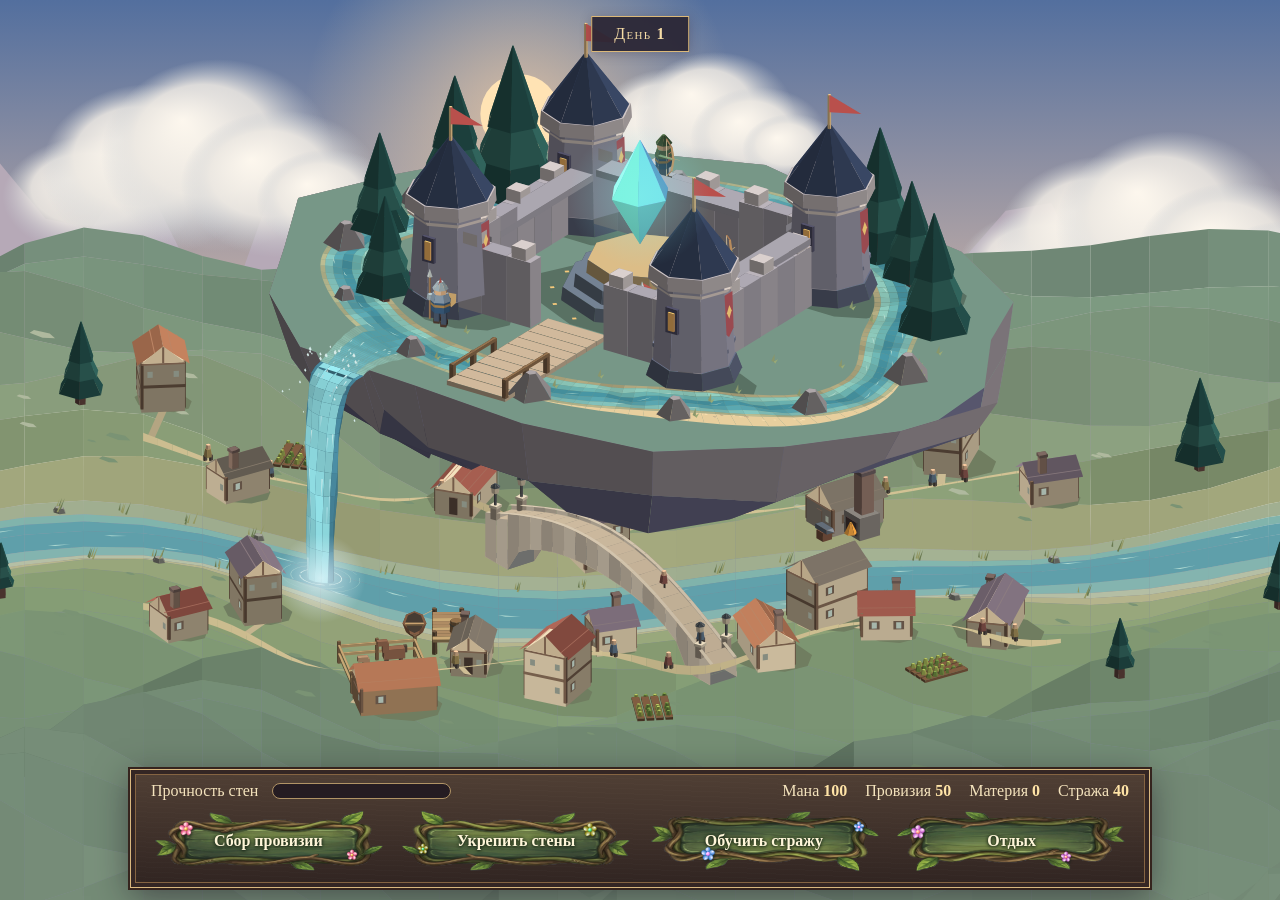
<file: index.html>
<!doctype html>
<html lang="ru">
<head>
<meta charset="utf-8">
<meta name="viewport" content="width=device-width,initial-scale=1,viewport-fit=cover">
<title>Хранитель Алтаря</title>
<style>
:root{color-scheme:dark;--gold:#dcb979;--ink:#251b19;--linen:#f4e3bd;font-family:Georgia,"Times New Roman",serif}
*{box-sizing:border-box}
body{margin:0;background:#353954;color:var(--linen)}
[hidden],#game-log,#scene>svg,#day-progress-fill,#wall-health{display:none!important}
#scene{position:fixed;inset:0;overflow:hidden;background:linear-gradient(#546e98,#e8bc9c 63%,#8b91a2)}
#fortress-view{width:100%;height:100%;display:block}
.float-fx{position:absolute;transform:translate(-50%,-50%);pointer-events:none;color:#fff4d4;text-shadow:0 2px 5px #171320;font-weight:bold;animation:float 1.5s ease-out forwards}
@keyframes float{to{transform:translate(-50%,-150%);opacity:0}}
.top{position:fixed;top:max(16px,env(safe-area-inset-top));left:50%;transform:translateX(-50%);text-align:center;pointer-events:none}
.day{white-space:nowrap;display:inline-block;background:#292534ed;color:#f5dca6;border:1px solid var(--gold);box-shadow:0 2px 12px #231c3344;padding:8px 22px;letter-spacing:.08em;font-variant:small-caps}
#notice{position:fixed;top:max(58px,calc(env(safe-area-inset-top) + 50px));left:50%;transform:translateX(-50%);width:max-content;max-width:90vw;text-align:center;margin:0;color:#fff2ce;background:#28212cec;padding:8px 16px;border-radius:3px;font:16px/1.4 Georgia;pointer-events:none}
#notice:empty{display:none}
.dock{position:fixed;bottom:max(12px,env(safe-area-inset-bottom));left:50%;transform:translateX(-50%);width:min(1020px,96vw);padding:12px 18px 15px;border:1px solid #dab87f;outline:2px solid #35241e;box-shadow:inset 0 0 0 4px #342624,inset 0 0 0 5px #856442,0 8px 32px #17101e80;background:repeating-linear-gradient(2deg,#ffffff03 0 1px,transparent 1px 5px),linear-gradient(#514035,#302421)}
.row,.stock,.wall{display:flex;align-items:center;gap:14px}.row{justify-content:space-between;flex-wrap:wrap;margin:0 2px 10px}.stock{flex-wrap:wrap;gap:6px 18px}.stock b{color:#ffe4a7;font-variant-numeric:tabular-nums}
meter{height:16px;width:clamp(80px,14vw,180px);appearance:none;background:#251c22;border:1px solid #b19466;border-radius:8px;overflow:hidden}
meter::-webkit-meter-bar{border:0;background:#251c22}meter::-webkit-meter-optimum-value{background:linear-gradient(#bee0a2,#598957)}
meter::-moz-meter-bar{background:#8ab47b}
#action-panel,#event-options{display:grid;grid-template-columns:repeat(4,1fr);gap:9px}
/* Preserve the painted silhouette and leaf tips of the supplied artwork. */
button {
    --vine-x:1; --vine-y:1; --petal-hue:0deg; --flower-a:13% 23%; --flower-b:87% 77%;
    position:relative; isolation:isolate; min-height:62px; padding:18px 17%;
    border:0; background:transparent; color:#fff6d9; cursor:pointer;
    font:600 1rem/1.15 Georgia,serif; text-shadow:0 1px 3px #152313,0 0 4px #1e281a;
}
button::before,button::after {content:""; position:absolute; inset:0; pointer-events:none}
button::before {
    z-index:-1; background:url("../assets/image.jpeg") 0 44.853% / 100% 213.333% no-repeat;
    clip-path:polygon(2.7% 48.3%,7.0% 48.3%,7.0% 49.2%,8.6% 50.0%,10.9% 55.0%,10.9% 51.7%,9.8% 49.2%,9.8% 47.5%,8.6% 44.2%,8.2% 39.2%,7.8% 39.2%,8.2% 33.3%,9.8% 30.0%,10.9% 22.5%,13.3% 17.5%,14.5% 17.5%,14.5% 16.7%,18.0% 16.7%,18.0% 17.5%,20.3% 18.3%,20.7% 20.0%,28.1% 19.2%,25.8% 12.5%,25.8% 10.0%,25.4% 10.0%,25.4% 5.0%,25.8% 4.2%,27.0% 5.0%,27.0% 5.8%,30.5% 7.5%,31.6% 10.0%,32.4% 10.0%,33.6% 12.5%,34.8% 19.2%,37.9% 19.2%,37.9% 20.0%,38.3% 19.2%,39.1% 19.2%,39.1% 20.0%,39.5% 19.2%,43.8% 19.2%,43.8% 18.3%,45.3% 18.3%,45.3% 17.5%,47.7% 16.7%,47.7% 15.8%,55.5% 15.0%,55.5% 15.8%,57.4% 15.8%,57.4% 16.7%,59.8% 17.5%,59.8% 18.3%,60.5% 18.3%,61.3% 20.0%,62.9% 20.0%,62.9% 20.8%,68.8% 20.8%,68.8% 20.0%,69.5% 20.0%,71.1% 17.5%,72.7% 17.5%,72.7% 16.7%,74.2% 16.7%,74.2% 15.8%,80.5% 18.3%,80.5% 14.2%,80.9% 14.2%,80.9% 12.5%,81.6% 11.7%,81.6% 10.0%,82.4% 8.3%,83.2% 8.3%,83.2% 7.5%,84.0% 7.5%,85.5% 5.0%,86.7% 5.0%,88.7% 1.7%,89.8% 1.7%,89.5% 13.3%,89.1% 13.3%,88.7% 16.7%,87.9% 17.5%,87.9% 19.2%,87.1% 20.0%,87.1% 21.7%,91.0% 23.3%,92.6% 25.8%,93.0% 30.0%,93.4% 30.0%,93.4% 33.3%,93.0% 33.3%,93.0% 37.5%,92.2% 39.2%,92.2% 41.7%,91.8% 41.7%,91.8% 49.2%,92.2% 49.2%,92.2% 53.3%,92.6% 53.3%,92.6% 59.2%,93.4% 60.0%,93.4% 59.2%,95.7% 58.3%,95.7% 57.5%,97.7% 57.5%,98.0% 59.2%,97.7% 59.2%,97.3% 62.5%,96.5% 63.3%,96.5% 65.0%,94.1% 70.0%,93.0% 70.8%,93.0% 75.8%,92.6% 75.8%,92.6% 79.2%,92.2% 79.2%,91.4% 84.2%,90.6% 85.8%,89.8% 85.8%,89.5% 87.5%,88.3% 87.5%,87.9% 89.2%,86.7% 89.2%,86.7% 90.0%,81.2% 90.0%,81.2% 89.2%,79.7% 89.2%,79.7% 88.3%,77.0% 87.5%,77.0% 86.7%,68.0% 86.7%,67.6% 85.8%,66.8% 87.5%,68.4% 90.0%,68.4% 91.7%,69.1% 93.3%,69.1% 95.8%,69.5% 95.8%,69.1% 97.5%,64.1% 96.7%,64.1% 95.8%,61.7% 95.0%,60.5% 92.5%,60.5% 90.8%,59.8% 90.0%,59.4% 86.7%,52.3% 87.5%,52.3% 88.3%,48.4% 89.2%,48.4% 90.0%,38.3% 90.0%,38.3% 89.2%,33.2% 87.5%,33.2% 86.7%,31.2% 86.7%,31.2% 85.8%,28.9% 85.8%,28.9% 85.0%,26.6% 85.0%,26.6% 85.8%,23.4% 86.7%,23.4% 87.5%,22.3% 87.5%,22.3% 88.3%,20.3% 88.3%,20.3% 89.2%,19.1% 89.2%,19.1% 90.0%,16.4% 90.0%,16.4% 89.2%,14.5% 88.3%,14.1% 86.7%,13.3% 86.7%,13.7% 88.3%,12.1% 88.3%,11.7% 86.7%,10.9% 86.7%,10.2% 85.0%,10.2% 83.3%,9.4% 81.7%,9.4% 76.7%,9.0% 76.7%,9.4% 75.8%,9.4% 70.8%,8.6% 70.8%,7.4% 73.3%,5.9% 73.3%,5.9% 74.2%,3.5% 74.2%,3.1% 73.3%,5.9% 58.3%,3.9% 55.0%,3.9% 53.3%,2.7% 50.8%);
    transform:scale(var(--vine-x),var(--vine-y));
}
button::after {
    background:url("blossom.svg") var(--flower-a) / 16px 16px no-repeat,
               url("blossom.svg") var(--flower-b) / 12px 12px no-repeat;
    filter:hue-rotate(var(--petal-hue)) drop-shadow(1px 2px 1px #1d211aa8);
}
button:nth-child(2) {--vine-x:-1;--petal-hue:90deg;--flower-a:83% 27%;--flower-b:9% 65%}
button:nth-child(3) {--vine-y:-1;--petal-hue:245deg;--flower-a:25% 78%;--flower-b:92% 22%}
button:nth-child(4) {--vine-x:-1;--vine-y:-1;--petal-hue:320deg;--flower-a:8% 30%;--flower-b:74% 81%}
#restart-btn {--vine-x:-1;--petal-hue:165deg;--flower-a:87% 24%;--flower-b:19% 78%;min-width:190px}
button:hover:enabled::before {filter:brightness(1.14)}
button:active:enabled {transform:translateY(1px)}
button:focus-visible {outline:3px solid #f6d590;outline-offset:2px;border-radius:12px}
button:disabled {filter:saturate(.55);opacity:.72;cursor:default}
dialog,#end-screen.visible{color:#362623;background:radial-gradient(ellipse at top,#fff1ce,#e2c598 80%);border:3px double #886338;box-shadow:0 16px 80px #120e1ea8,inset 0 0 28px #a6763933;padding:clamp(20px,4vw,38px);border-radius:6px;width:min(510px,92vw);max-height:86dvh;overflow:auto}
dialog::backdrop{background:#16152299;backdrop-filter:blur(3px)}
h2{font-weight:normal;font-size:clamp(25px,4vw,34px);margin:0 0 12px;color:#613f2d}dialog p{line-height:1.5;margin:0 0 20px}
#event-options{grid-template-columns:1fr}#event-options button{text-align:left;padding:26px 17% 23px}#event-options button:first-child{--vine-y:-1;--petal-hue:275deg;--flower-a:8% 40%;--flower-b:72% 82%}#event-options span{display:block;margin-top:4px;font:14px/1.4 system-ui}
#end-screen{display:none}#end-screen.visible{display:block;position:fixed;left:50%;top:46%;transform:translate(-50%,-50%);text-align:center}#end-stats{display:flex;gap:16px;justify-content:center;margin:18px 0}#end-stats span{display:block;font-weight:bold}
@media(max-width:640px){.dock{padding:10px 12px}.row{gap:7px}.stock{font-size:14px;gap:4px 12px}.wall{font-size:14px}#action-panel{grid-template-columns:1fr 1fr;gap:6px}button{min-height:52px;padding:15px 13%;font-size:.87rem}.top{top:10px}}
@media(max-height:520px){.dock{bottom:4px;padding:7px 12px}.row{margin-bottom:5px}.top{left:12px;transform:none;top:8px}#action-panel{grid-template-columns:repeat(4,1fr)}}
@media(prefers-reduced-motion:reduce){.float-fx{display:none}}
</style>
</head>
<body>
<div id="scene" role="img" aria-label="Остров с алтарём и крепостью"><canvas id="fortress-view"></canvas><svg aria-hidden="true"><g id="enemies"></g><use id="vision-enemy"></use></svg></div>
<header class="top"><div class="day"><span id="phase">День</span> <b id="day-count">1</b></div></header>
<p id="notice" role="status"></p>
<main class="dock" aria-label="Управление крепостью">
<div class="row"><div class="wall"><label for="wall-meter">Прочность стен</label><meter id="wall-meter" min="0" max="100" value="100"></meter></div>
<div class="stock"><span>Мана <b id="mana-count"></b></span><span>Провизия <b id="supplies-count"></b></span><span>Материя <b id="fragments-count"></b></span><span>Стража <b id="guard-strength"></b></span></div></div>
<div id="action-panel">
<button class="action-btn" onclick="game.handleAction('supply')">Сбор провизии</button><button class="action-btn" onclick="game.handleAction('fortify')">Укрепить стены</button><button class="action-btn" onclick="game.handleAction('train')">Обучить стражу</button><button class="action-btn" onclick="game.handleAction('rest')">Отдых</button>
</div></main>
<dialog id="event-dialog" aria-labelledby="event-title" aria-describedby="event-description"><section id="morning-event" hidden><h2 id="event-title" tabindex="-1"></h2><p id="event-description"></p><div id="event-options"></div></section></dialog>
<div id="end-screen" role="dialog" aria-hidden="true"><h2 id="end-title"></h2><p id="end-text"></p><div id="end-stats"></div><button id="restart-btn" onclick="location.reload()">Играть снова</button></div>
<div id="game-log" hidden></div><span id="wall-health" hidden></span><span id="day-progress-fill" hidden></span>
<script src="game.js"></script><script src="fortress.js"></script>
<script>
(() => {
    const byId = id => document.getElementById(id);
    const dialog = byId('event-dialog');
    const panel = byId('morning-event');
    const meter = byId('wall-meter');
    const notice = byId('notice');
    if (typeof gameData === 'undefined' || !byId('scene').classList.contains('has-3d')) {
        notice.textContent = 'Не удалось загрузить игру. Проверьте, что game.js и fortress.js лежат рядом с index.html.';
        return;
    }
    function syncWall() {
        meter.max = gameData.maxWallHealth;
        meter.value = Math.max(0, gameData.wallHealth);
        meter.setAttribute('aria-valuetext', meter.value + ' из ' + meter.max);
    }
    syncWall();
    new MutationObserver(syncWall).observe(byId('wall-health'), {childList:true,subtree:true,characterData:true});
    new MutationObserver(() => {
        byId('phase').textContent = byId('scene').classList.contains('is-night') ? 'Ночь' : 'День';
    }).observe(byId('scene'), {attributes:true,attributeFilter:['class']});
    new MutationObserver(() => {
        if (!panel.hidden && !dialog.open) {
            notice.textContent = '';
            dialog.showModal();
            byId('event-title').focus();
        } else if (panel.hidden && dialog.open) {
            dialog.close();
            document.querySelector('#action-panel button').focus();
        }
    }).observe(panel, {attributes:true,attributeFilter:['hidden']});
    dialog.addEventListener('cancel', e => e.preventDefault());
    let timer;
    new MutationObserver(records => {
        const messages = records.flatMap(record => [...record.addedNodes]).map(node => node.textContent.replace(/^>\s*/, ''));
        const message = messages.find(msg => /Недостаточно|Стены повреждены|Алтарь показал|Вы успешно|голодают/i.test(msg));
        if (!message || !panel.hidden) return;
        notice.textContent = message;
        clearTimeout(timer);
        timer = setTimeout(() => { notice.textContent = ''; }, 3500);
    }).observe(byId('game-log'), {childList:true});
})();
</script>
</body></html>
</file>
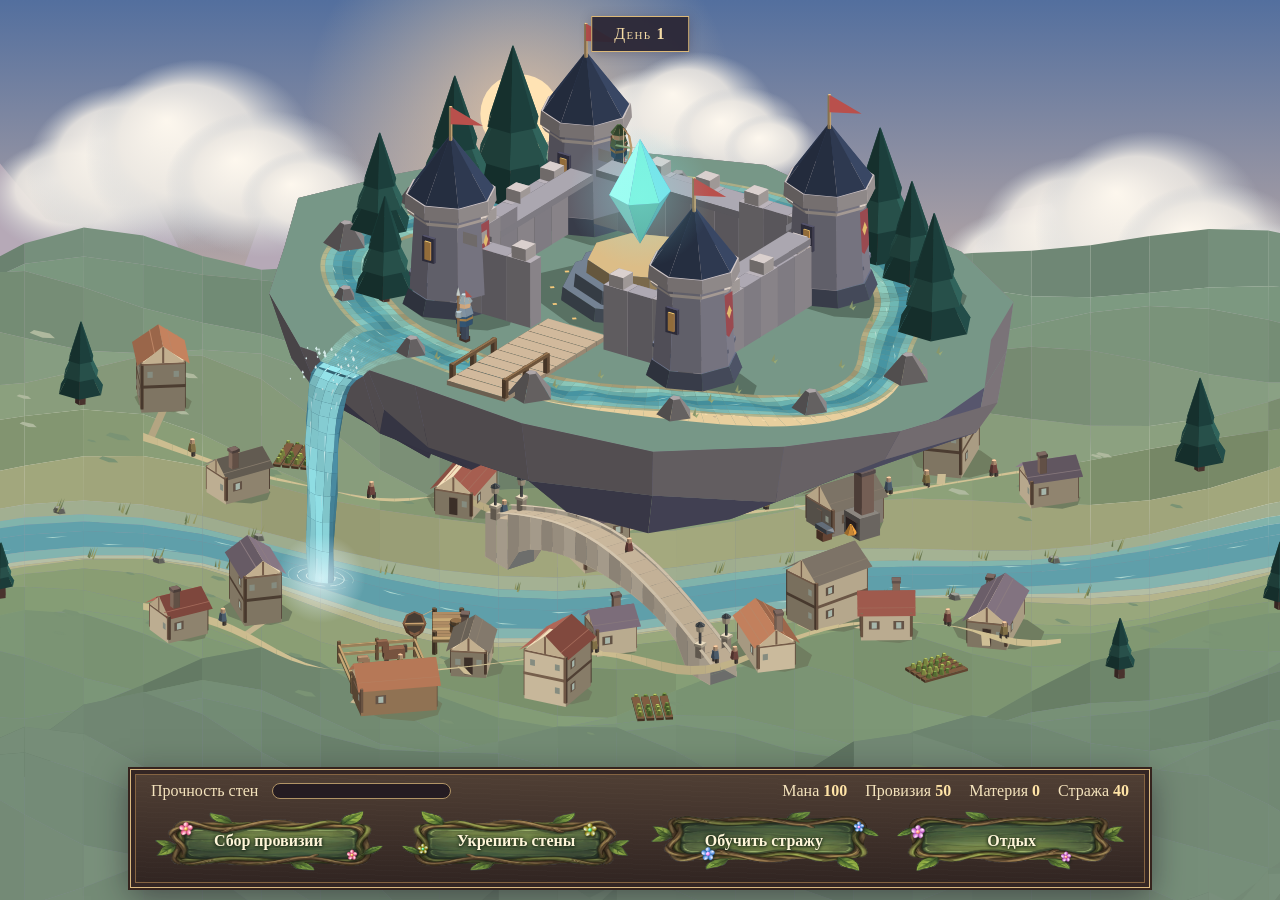
<file: ostrov.html>
<!doctype html>
<html lang="ru">
<head>
<meta charset="utf-8">
<meta name="viewport" content="width=device-width,initial-scale=1">
<meta http-equiv="refresh" content="0; url=./index.html">
<title>Хранитель Алтаря</title>
</head>
<body>
<a href="./index.html">Открыть игру</a>
</body>
</html>
</file>
